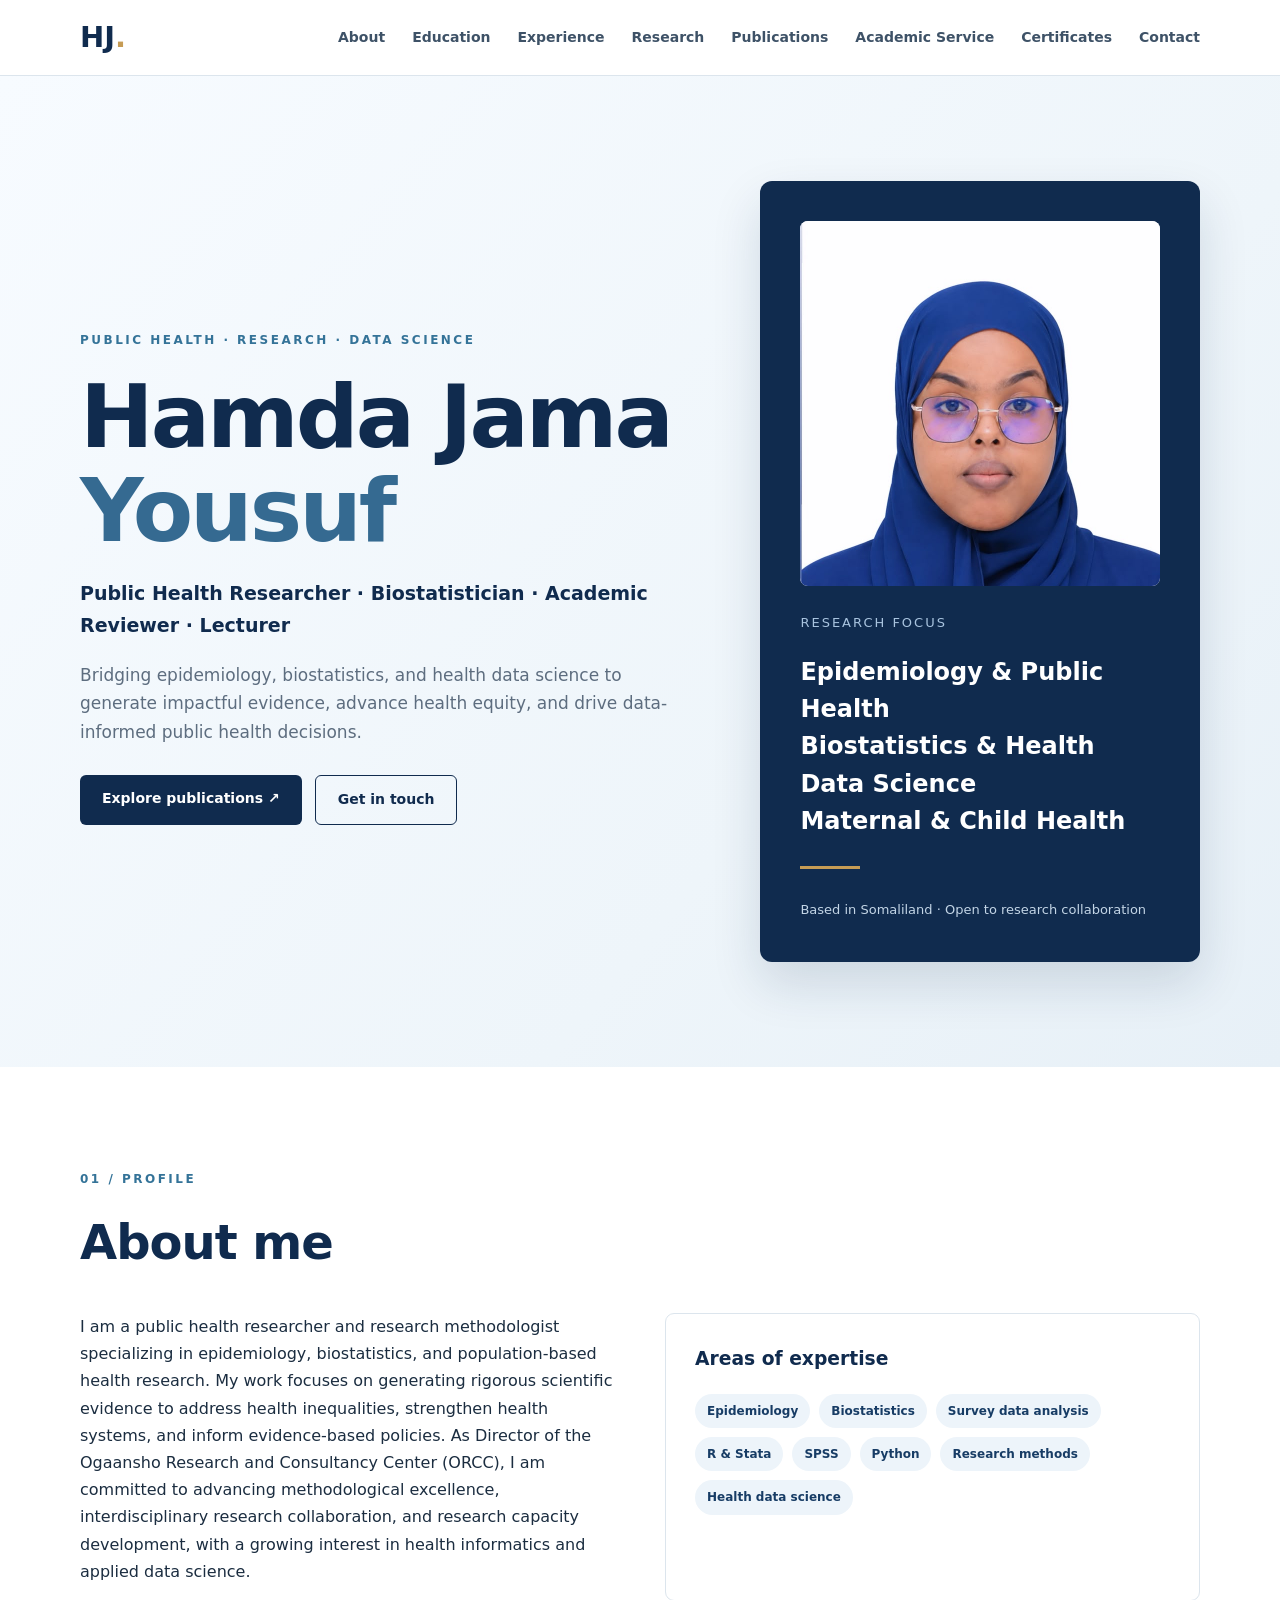
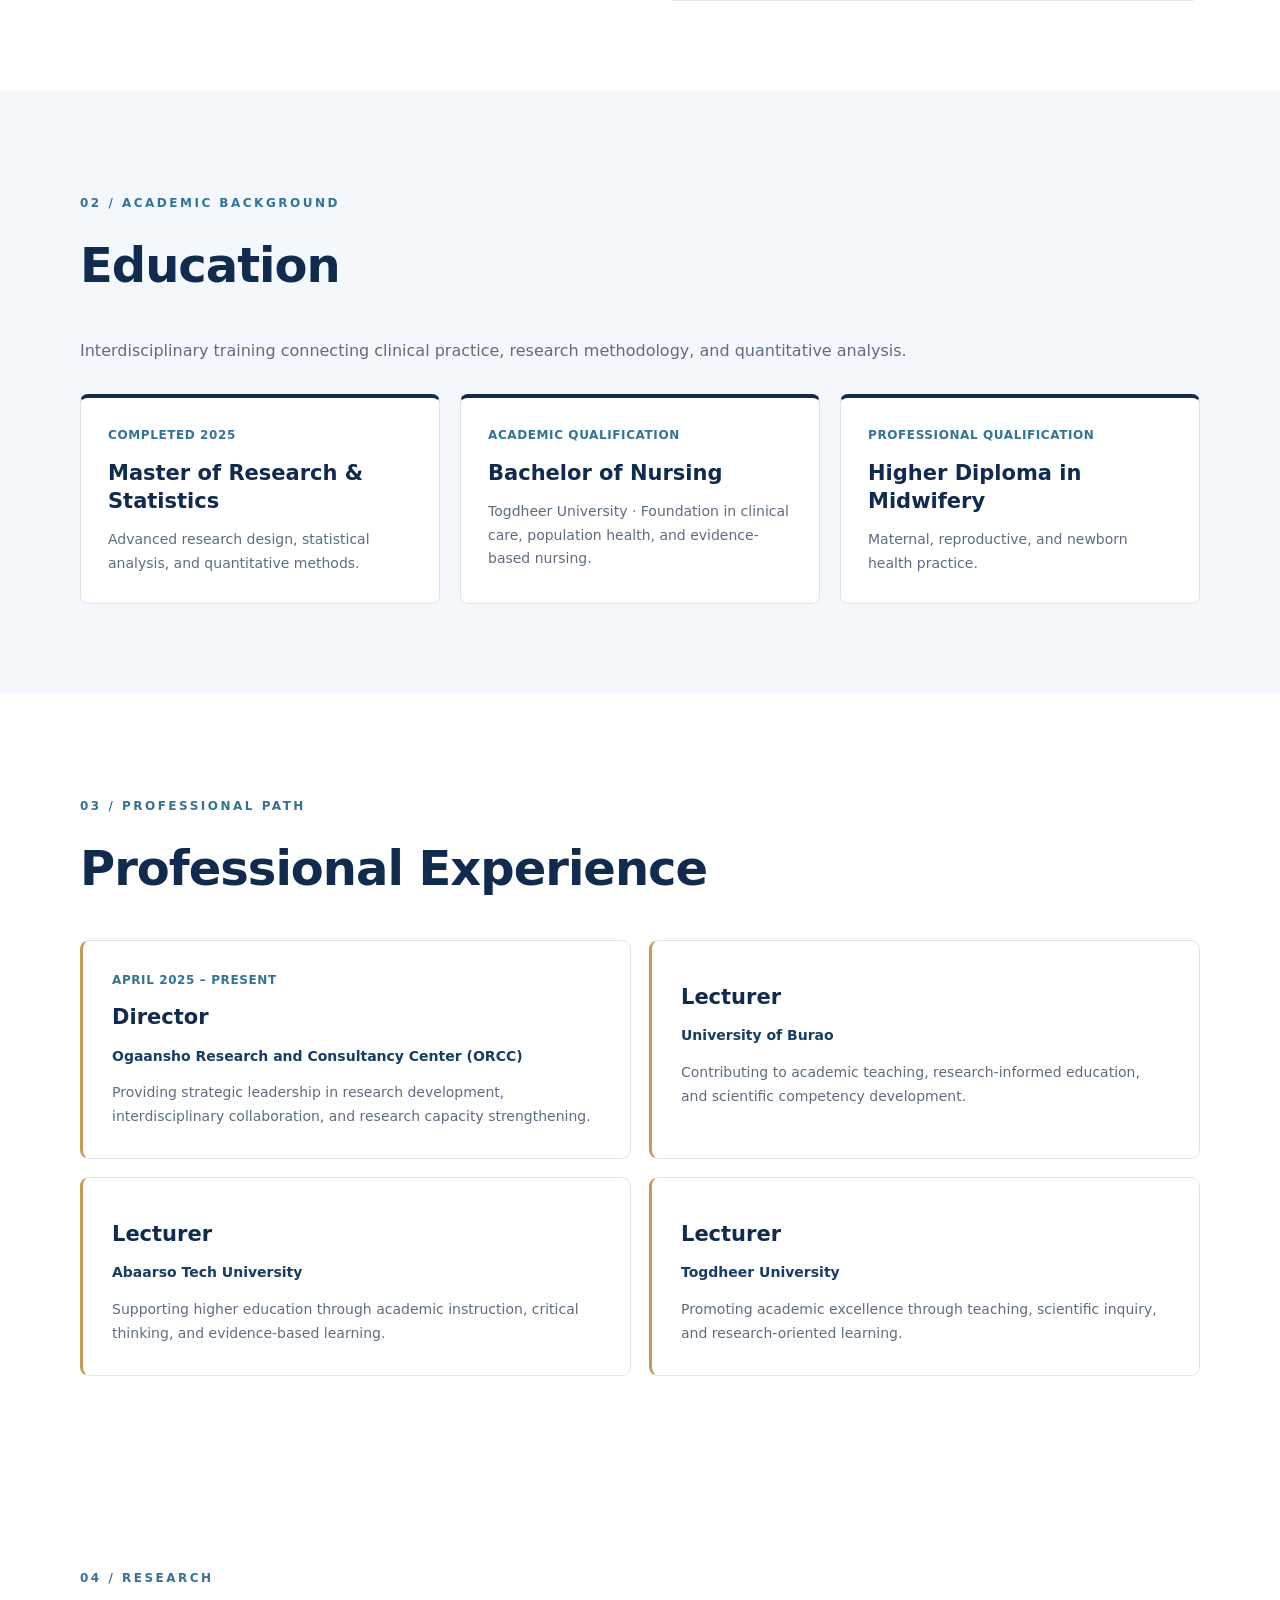
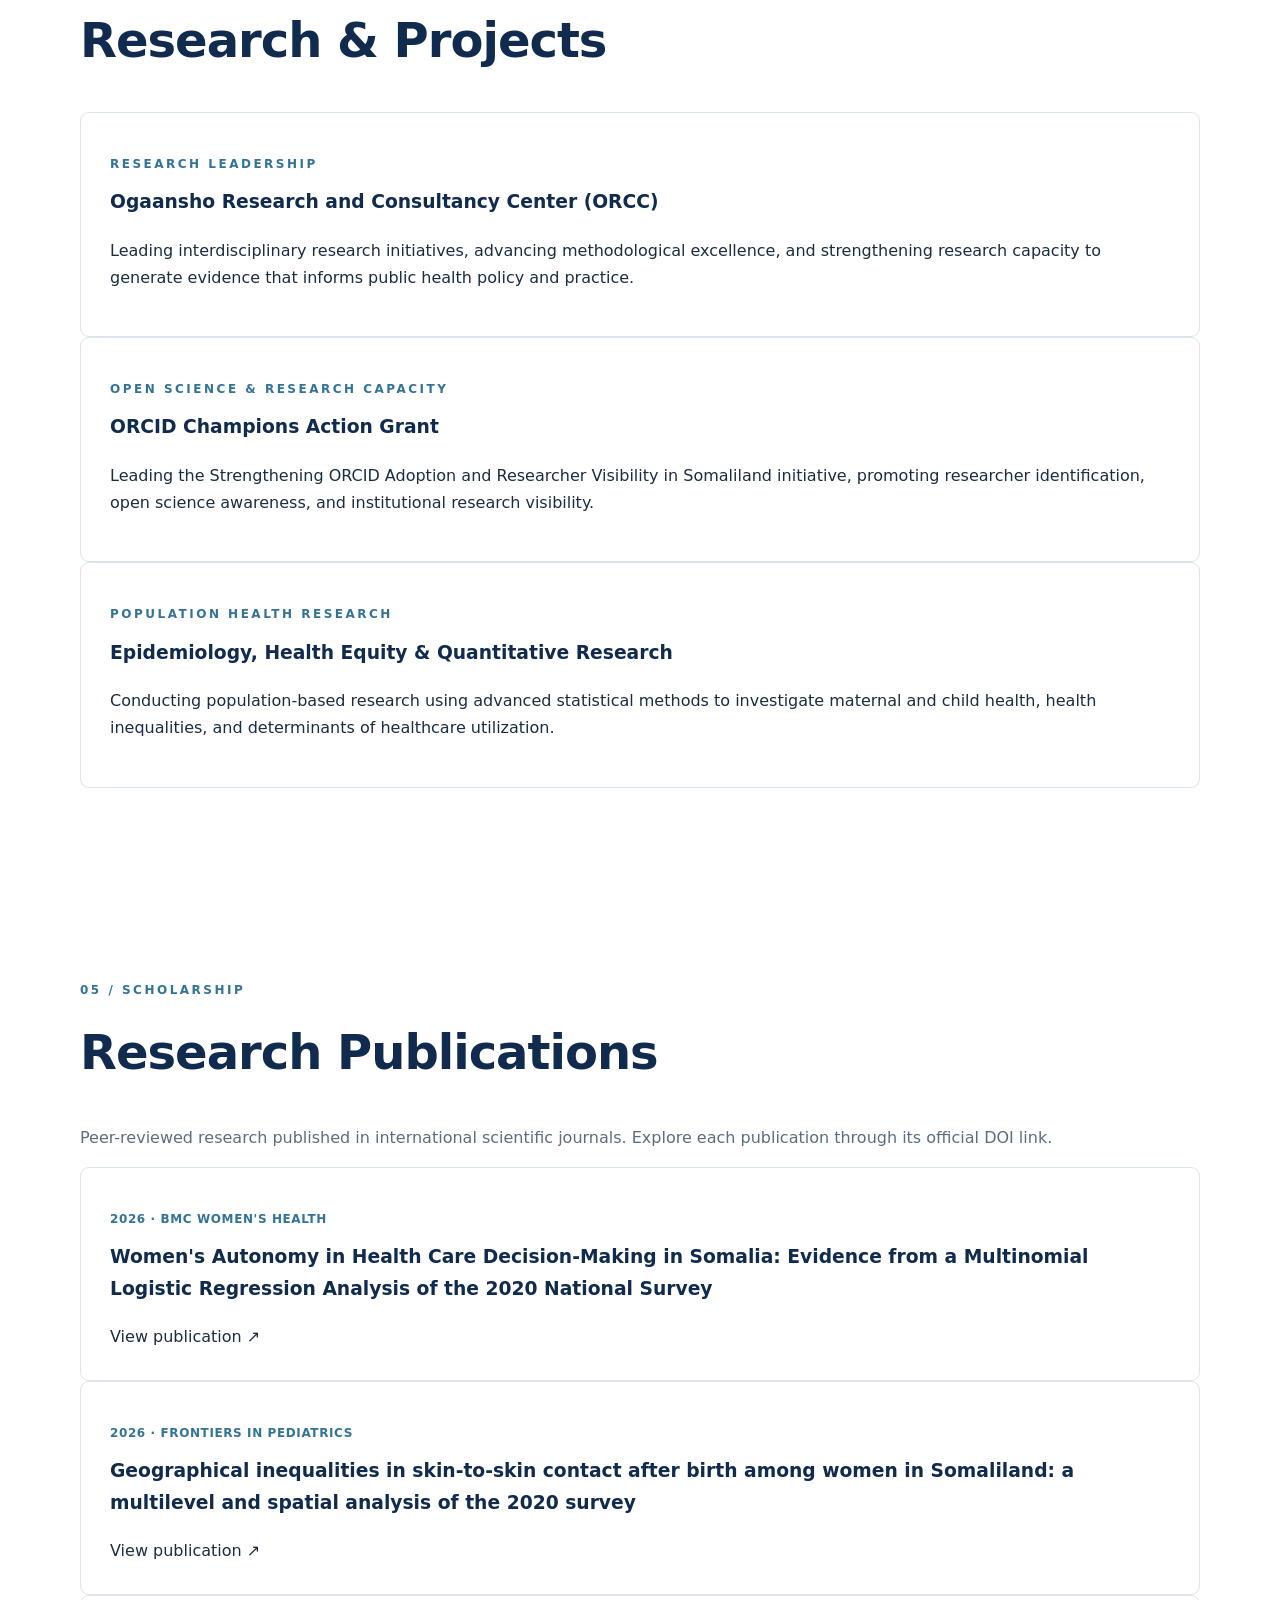
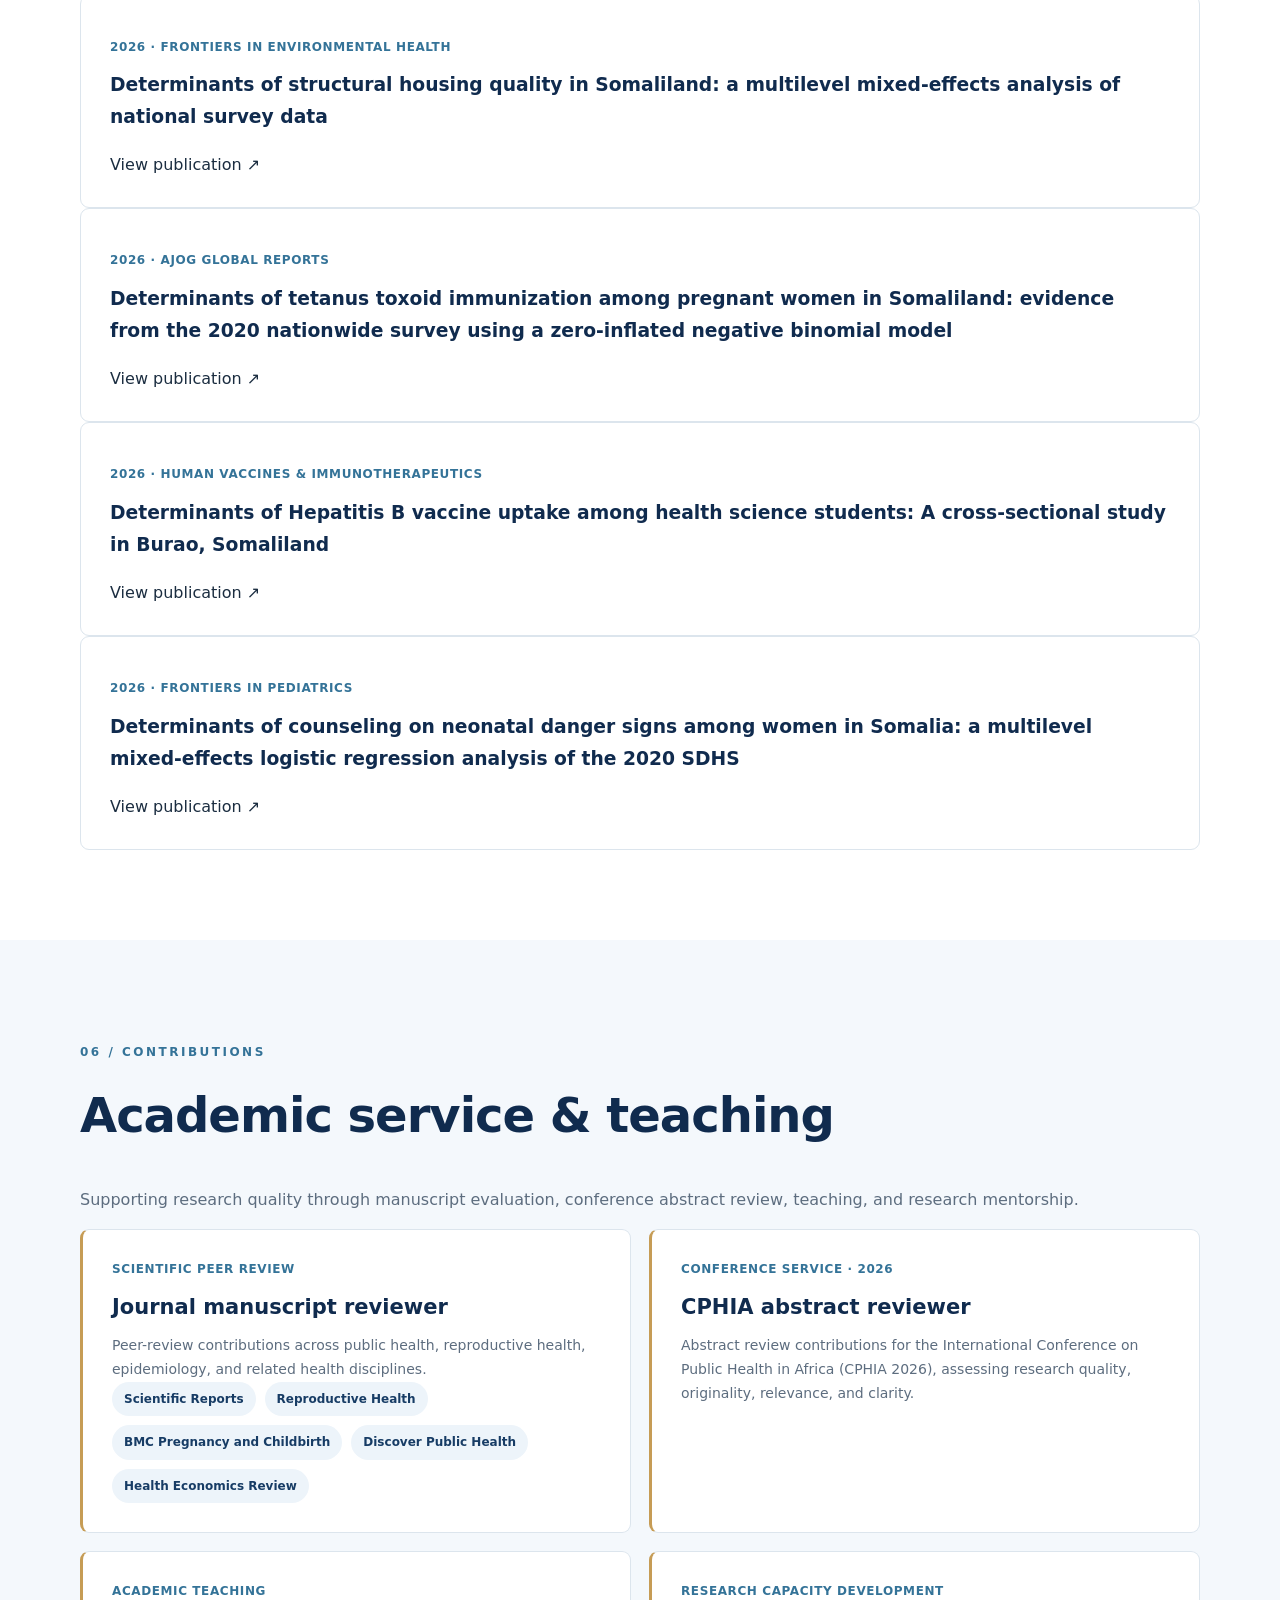
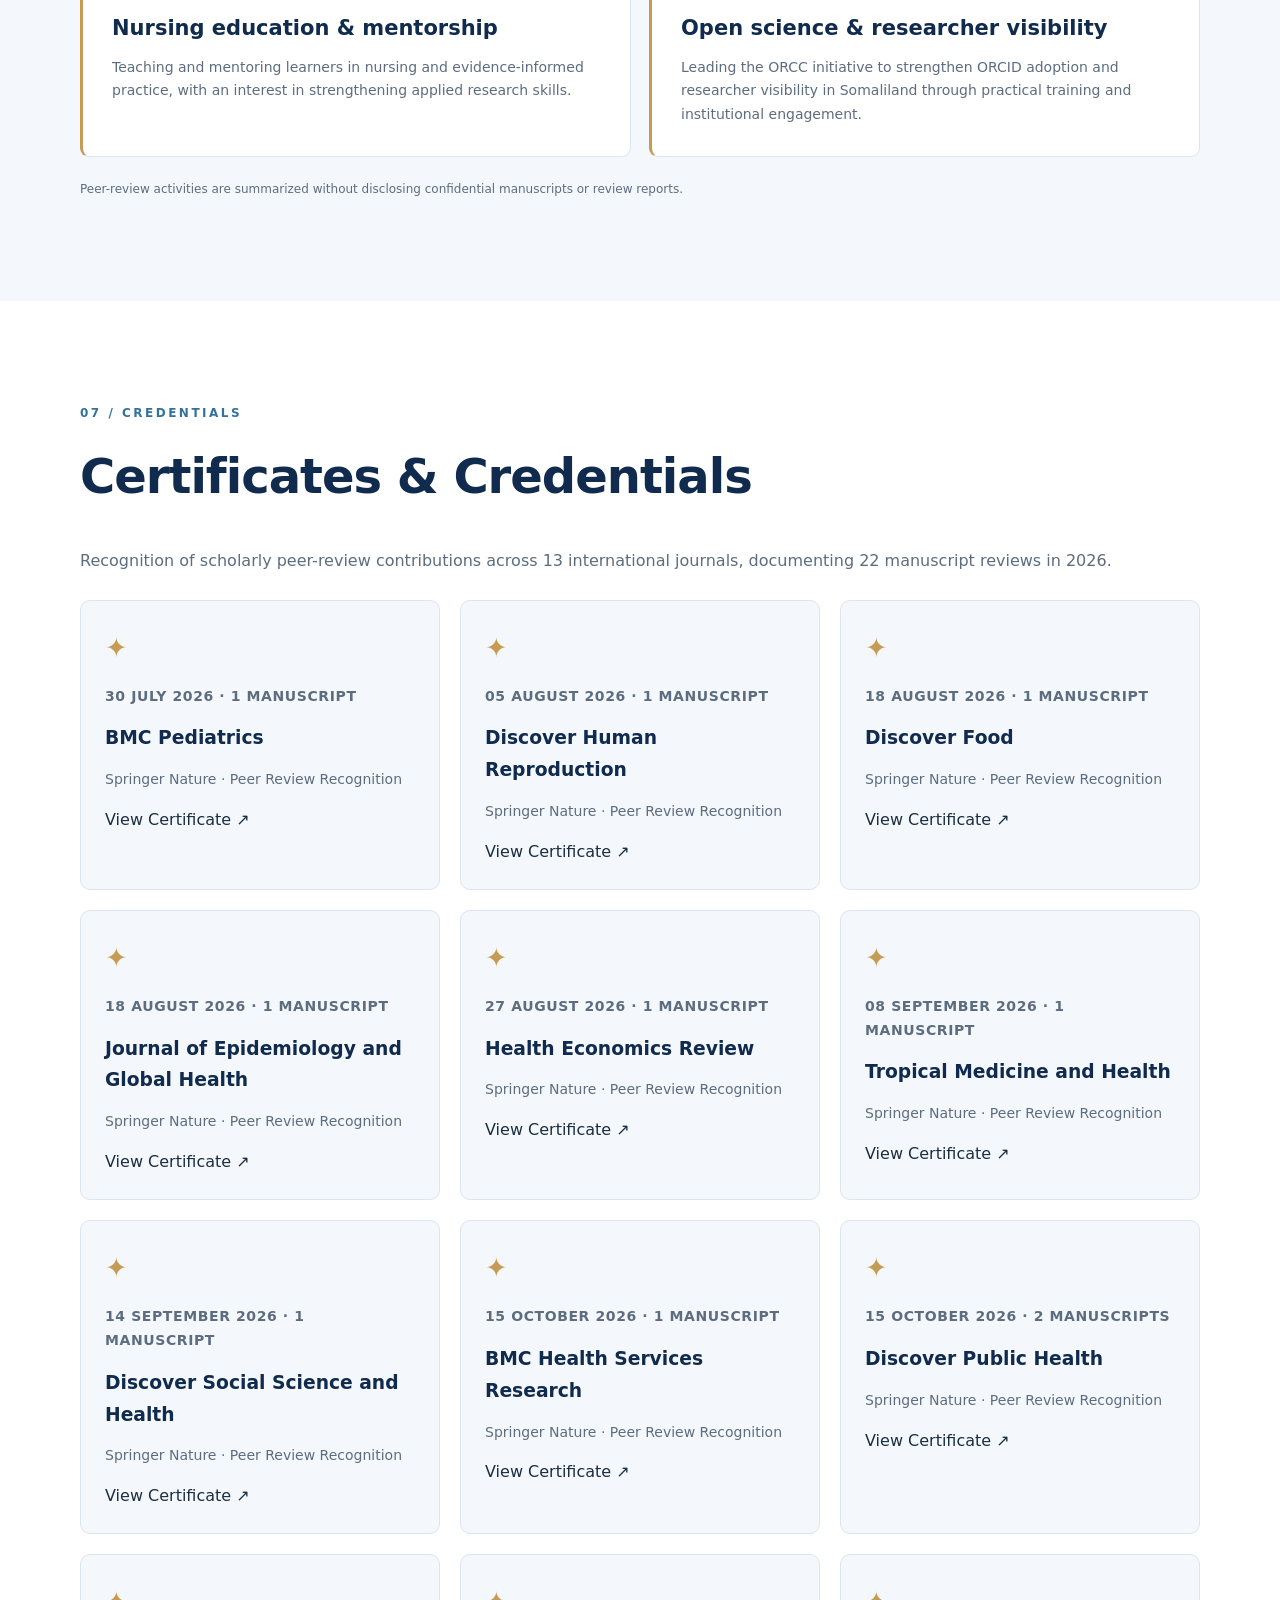
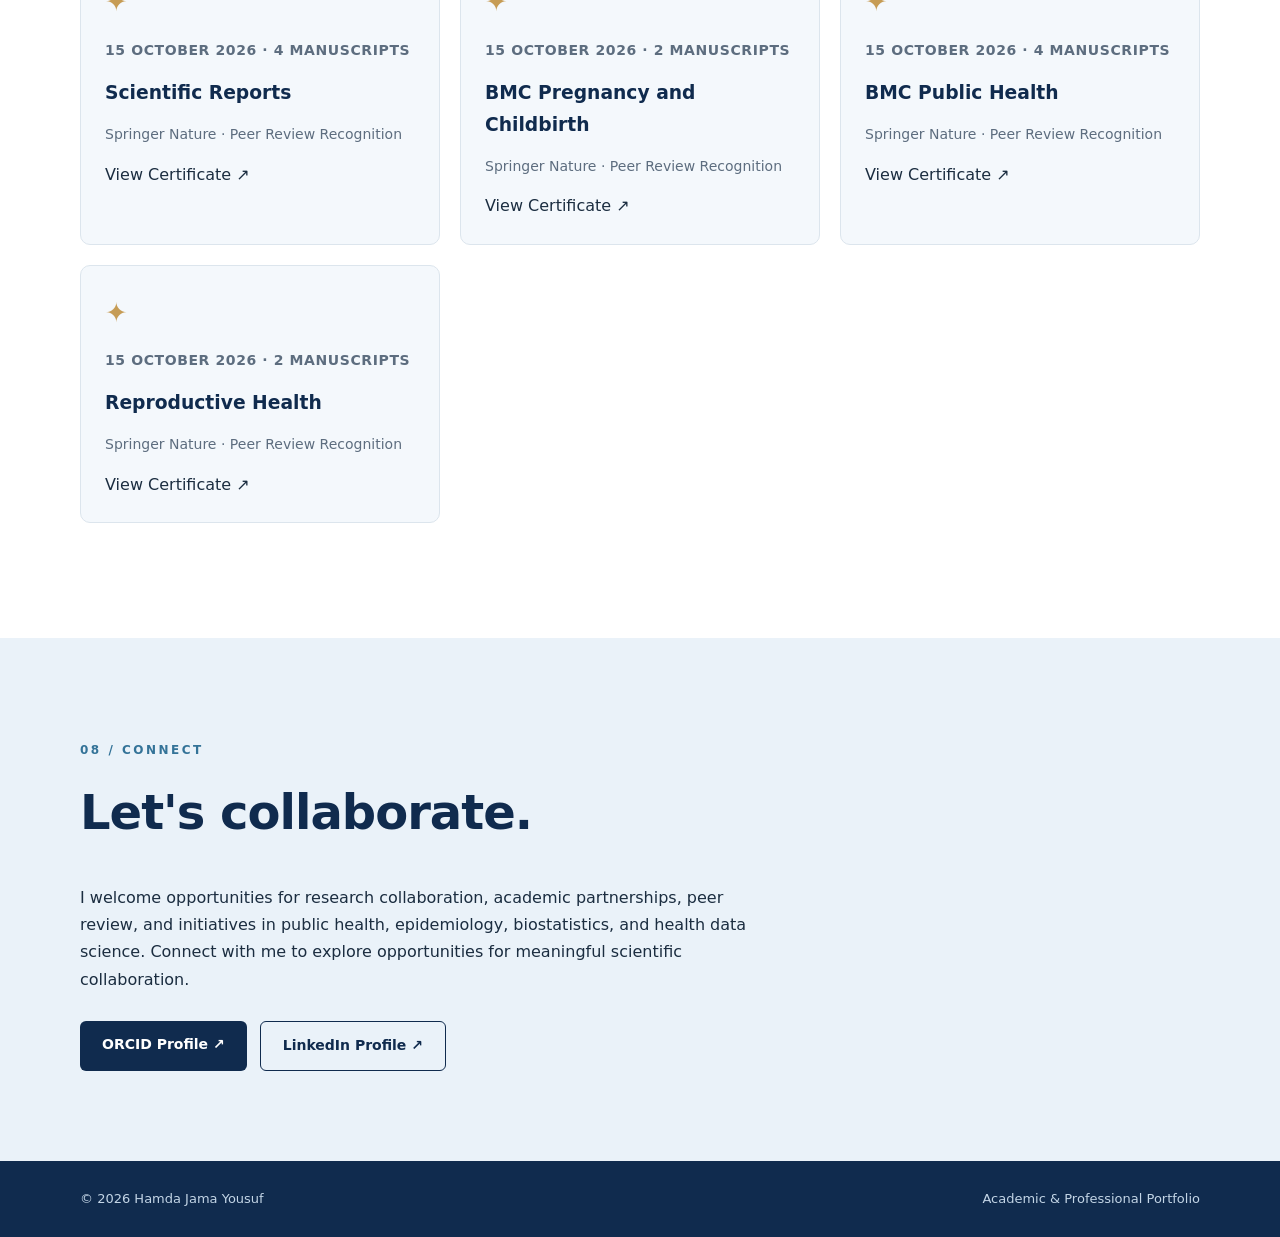
<file: index.html>
<!doctype html>
<html lang="en"><head><meta charset="UTF-8"><meta name="viewport" content="width=device-width, initial-scale=1"><meta name="description" content="Academic portfolio of Hamda Jama Yousuf, public health researcher and research methodologist."><title>Hamda Jama Yousuf | Academic Portfolio</title><link rel="stylesheet" href="style.css"></head>
<body><header class="header"><div class="wrap nav"><a class="brand" href="#home">HJ<span>.</span></a><button class="menu" aria-label="Toggle navigation" aria-expanded="false">☰</button><nav id="nav"><a href="#about">About</a><a href="#education">Education</a><a href="#experience">Experience</a><a href="#research">Research</a><a href="#publications">Publications</a><a href="#service">Academic Service</a><a href="#certificates">Certificates</a><a href="#contact">Contact</a></nav></div></header>
<main><section id="home" class="hero"><div class="wrap hero-grid"><div><p class="eyebrow">PUBLIC HEALTH · RESEARCH · DATA SCIENCE</p><h1>Hamda Jama<br><span>Yousuf</span></h1><p class="subtitle">Public Health Researcher · Biostatistician · Academic Reviewer · Lecturer</p><p class="lead">Bridging epidemiology, biostatistics, and health data science to generate impactful evidence, advance health equity, and drive data-informed public health decisions.</p><div class="actions"><a class="btn primary" href="#publications">Explore publications ↗</a><a class="btn outline" href="#contact">Get in touch</a></div></div><div class="hero-card"><img class="profile-photo" src="profile-photo.jpg" alt="Professional portrait of Hamda Jama Yousuf"><p>Research focus</p><h2>Epidemiology & Public Health<br>Biostatistics & Health Data Science<br>Maternal & Child Health</h2><div class="small-line"></div><span>Based in Somaliland · Open to research collaboration</span></div></div></section>
<section id="about" class="section"><div class="wrap"><p class="eyebrow">01 / PROFILE</p><h2>About me</h2><div class="two"><div><p>I am a public health researcher and research methodologist specializing in epidemiology, biostatistics, and population-based health research. My work focuses on generating rigorous scientific evidence to address health inequalities, strengthen health systems, and inform evidence-based policies. As Director of the Ogaansho Research and Consultancy Center (ORCC), I am committed to advancing methodological excellence, interdisciplinary research collaboration, and research capacity development, with a growing interest in health informatics and applied data science.</p></div><div class="panel"><h3>Areas of expertise</h3><div class="tags"><span>Epidemiology</span><span>Biostatistics</span><span>Survey data analysis</span><span>R & Stata</span><span>SPSS</span><span>Python</span><span>Research methods</span><span>Health data science</span></div></div></div></div></section>
<section id="education" class="section pale"><div class="wrap"><p class="eyebrow">02 / ACADEMIC BACKGROUND</p><h2>Education</h2><p class="section-intro">Interdisciplinary training connecting clinical practice, research methodology, and quantitative analysis.</p><div class="timeline"><article class="timeline-item"><span class="timeline-meta">Completed 2025</span><h3>Master of Research &amp; Statistics</h3><p>Advanced research design, statistical analysis, and quantitative methods.</p></article><article class="timeline-item"><span class="timeline-meta">Academic qualification</span><h3>Bachelor of Nursing</h3><p>Togdheer University · Foundation in clinical care, population health, and evidence-based nursing.</p></article><article class="timeline-item"><span class="timeline-meta">Professional qualification</span><h3>Higher Diploma in Midwifery</h3><p>Maternal, reproductive, and newborn health practice.</p></article></div></div></section>
<section id="experience" class="section"><div class="wrap"><p class="eyebrow">03 / PROFESSIONAL PATH</p><h2>Professional Experience</h2><div class="experience-grid"><article class="panel role"><span class="timeline-meta">April 2025 – Present</span><h3>Director</h3><p class="role-org">Ogaansho Research and Consultancy Center (ORCC)</p><p>Providing strategic leadership in research development, interdisciplinary collaboration, and research capacity strengthening.</p></article><article class="panel role"><h3>Lecturer</h3><p class="role-org">University of Burao</p><p>Contributing to academic teaching, research-informed education, and scientific competency development.</p></article><article class="panel role"><h3>Lecturer</h3><p class="role-org">Abaarso Tech University</p><p>Supporting higher education through academic instruction, critical thinking, and evidence-based learning.</p></article><article class="panel role"><h3>Lecturer</h3><p class="role-org">Togdheer University</p><p>Promoting academic excellence through teaching, scientific inquiry, and research-oriented learning.</p></article></div></div></section>
<section id="research" class="section"><div class="wrap"><p class="eyebrow">04 / RESEARCH</p><h2>Research &amp; Projects</h2><div class="research-grid"><article class="panel"><p class="eyebrow">RESEARCH LEADERSHIP</p><h3>Ogaansho Research and Consultancy Center (ORCC)</h3><p>Leading interdisciplinary research initiatives, advancing methodological excellence, and strengthening research capacity to generate evidence that informs public health policy and practice.</p></article><article class="panel"><p class="eyebrow">OPEN SCIENCE &amp; RESEARCH CAPACITY</p><h3>ORCID Champions Action Grant</h3><p>Leading the Strengthening ORCID Adoption and Researcher Visibility in Somaliland initiative, promoting researcher identification, open science awareness, and institutional research visibility.</p></article><article class="panel"><p class="eyebrow">POPULATION HEALTH RESEARCH</p><h3>Epidemiology, Health Equity &amp; Quantitative Research</h3><p>Conducting population-based research using advanced statistical methods to investigate maternal and child health, health inequalities, and determinants of healthcare utilization.</p></article></div></div></section><section id="publications" class="section"><div class="wrap"><p class="eyebrow">05 / SCHOLARSHIP</p><h2>Research Publications</h2><p class="section-intro">Peer-reviewed research published in international scientific journals. Explore each publication through its official DOI link.</p><div class="publication-list"><article class="panel publication"><p class="timeline-meta">2026 · BMC Women's Health</p><h3>Women's Autonomy in Health Care Decision-Making in Somalia: Evidence from a Multinomial Logistic Regression Analysis of the 2020 National Survey</h3><a href="https://doi.org/10.1186/s12905-026-04619-4" target="_blank" rel="noopener noreferrer">View publication ↗</a></article><article class="panel publication"><p class="timeline-meta">2026 · Frontiers in Pediatrics</p><h3>Geographical inequalities in skin-to-skin contact after birth among women in Somaliland: a multilevel and spatial analysis of the 2020 survey</h3><a href="https://doi.org/10.3389/fped.2026.1859038" target="_blank" rel="noopener noreferrer">View publication ↗</a></article><article class="panel publication"><p class="timeline-meta">2026 · Frontiers in Environmental Health</p><h3>Determinants of structural housing quality in Somaliland: a multilevel mixed-effects analysis of national survey data</h3><a href="https://doi.org/10.3389/fenvh.2026.1895942" target="_blank" rel="noopener noreferrer">View publication ↗</a></article><article class="panel publication"><p class="timeline-meta">2026 · AJOG Global Reports</p><h3>Determinants of tetanus toxoid immunization among pregnant women in Somaliland: evidence from the 2020 nationwide survey using a zero-inflated negative binomial model</h3><a href="https://doi.org/10.1016/j.xagr.2026.100641" target="_blank" rel="noopener noreferrer">View publication ↗</a></article><article class="panel publication"><p class="timeline-meta">2026 · Human Vaccines &amp; Immunotherapeutics</p><h3>Determinants of Hepatitis B vaccine uptake among health science students: A cross-sectional study in Burao, Somaliland</h3><a href="https://doi.org/10.1080/21645515.2026.2679786" target="_blank" rel="noopener noreferrer">View publication ↗</a></article><article class="panel publication"><p class="timeline-meta">2026 · Frontiers in Pediatrics</p><h3>Determinants of counseling on neonatal danger signs among women in Somalia: a multilevel mixed-effects logistic regression analysis of the 2020 SDHS</h3><a href="https://doi.org/10.3389/fped.2026.1844879" target="_blank" rel="noopener noreferrer">View publication ↗</a></article></div></div></section><section id="service" class="section pale"><div class="wrap"><p class="eyebrow">06 / CONTRIBUTIONS</p><h2>Academic service &amp; teaching</h2><p class="section-intro">Supporting research quality through manuscript evaluation, conference abstract review, teaching, and research mentorship.</p><div class="experience-grid"><article class="panel role"><span class="timeline-meta">SCIENTIFIC PEER REVIEW</span><h3>Journal manuscript reviewer</h3><p>Peer-review contributions across public health, reproductive health, epidemiology, and related health disciplines.</p><div class="tags"><span>Scientific Reports</span><span>Reproductive Health</span><span>BMC Pregnancy and Childbirth</span><span>Discover Public Health</span><span>Health Economics Review</span></div></article><article class="panel role"><span class="timeline-meta">CONFERENCE SERVICE · 2026</span><h3>CPHIA abstract reviewer</h3><p>Abstract review contributions for the International Conference on Public Health in Africa (CPHIA 2026), assessing research quality, originality, relevance, and clarity.</p></article><article class="panel role"><span class="timeline-meta">ACADEMIC TEACHING</span><h3>Nursing education &amp; mentorship</h3><p>Teaching and mentoring learners in nursing and evidence-informed practice, with an interest in strengthening applied research skills.</p></article><article class="panel role"><span class="timeline-meta">RESEARCH CAPACITY DEVELOPMENT</span><h3>Open science &amp; researcher visibility</h3><p>Leading the ORCC initiative to strengthen ORCID adoption and researcher visibility in Somaliland through practical training and institutional engagement.</p></article></div><p class="note">Peer-review activities are summarized without disclosing confidential manuscripts or review reports.</p></div></section>
<section id="certificates" class="section"><div class="wrap"><p class="eyebrow">07 / CREDENTIALS</p><h2>Certificates &amp; Credentials</h2><p class="section-intro">Recognition of scholarly peer-review contributions across 13 international journals, documenting 22 manuscript reviews in 2026.</p><div class="certificate-grid" id="certificate-gallery"><article class="certificate-placeholder"><div class="certificate-symbol" aria-hidden="true">✦</div><p class="timeline-meta">30 July 2026 · 1 manuscript</p><h3>BMC Pediatrics</h3><p>Springer Nature · Peer Review Recognition</p><a href="certificates/bmc-pediatrics.pdf" target="_blank" rel="noopener noreferrer">View Certificate ↗</a></article><article class="certificate-placeholder"><div class="certificate-symbol" aria-hidden="true">✦</div><p class="timeline-meta">05 August 2026 · 1 manuscript</p><h3>Discover Human Reproduction</h3><p>Springer Nature · Peer Review Recognition</p><a href="certificates/discover-human-reproduction.pdf" target="_blank" rel="noopener noreferrer">View Certificate ↗</a></article><article class="certificate-placeholder"><div class="certificate-symbol" aria-hidden="true">✦</div><p class="timeline-meta">18 August 2026 · 1 manuscript</p><h3>Discover Food</h3><p>Springer Nature · Peer Review Recognition</p><a href="certificates/discover-food.pdf" target="_blank" rel="noopener noreferrer">View Certificate ↗</a></article><article class="certificate-placeholder"><div class="certificate-symbol" aria-hidden="true">✦</div><p class="timeline-meta">18 August 2026 · 1 manuscript</p><h3>Journal of Epidemiology and Global Health</h3><p>Springer Nature · Peer Review Recognition</p><a href="certificates/journal-epidemiology-global-health.pdf" target="_blank" rel="noopener noreferrer">View Certificate ↗</a></article><article class="certificate-placeholder"><div class="certificate-symbol" aria-hidden="true">✦</div><p class="timeline-meta">27 August 2026 · 1 manuscript</p><h3>Health Economics Review</h3><p>Springer Nature · Peer Review Recognition</p><a href="certificates/health-economics-review.pdf" target="_blank" rel="noopener noreferrer">View Certificate ↗</a></article><article class="certificate-placeholder"><div class="certificate-symbol" aria-hidden="true">✦</div><p class="timeline-meta">08 September 2026 · 1 manuscript</p><h3>Tropical Medicine and Health</h3><p>Springer Nature · Peer Review Recognition</p><a href="certificates/tropical-medicine-health.pdf" target="_blank" rel="noopener noreferrer">View Certificate ↗</a></article><article class="certificate-placeholder"><div class="certificate-symbol" aria-hidden="true">✦</div><p class="timeline-meta">14 September 2026 · 1 manuscript</p><h3>Discover Social Science and Health</h3><p>Springer Nature · Peer Review Recognition</p><a href="certificates/discover-social-science-health.pdf" target="_blank" rel="noopener noreferrer">View Certificate ↗</a></article><article class="certificate-placeholder"><div class="certificate-symbol" aria-hidden="true">✦</div><p class="timeline-meta">15 October 2026 · 1 manuscript</p><h3>BMC Health Services Research</h3><p>Springer Nature · Peer Review Recognition</p><a href="certificates/bmc-health-services-research.pdf" target="_blank" rel="noopener noreferrer">View Certificate ↗</a></article><article class="certificate-placeholder"><div class="certificate-symbol" aria-hidden="true">✦</div><p class="timeline-meta">15 October 2026 · 2 manuscripts</p><h3>Discover Public Health</h3><p>Springer Nature · Peer Review Recognition</p><a href="certificates/discover-public-health.pdf" target="_blank" rel="noopener noreferrer">View Certificate ↗</a></article><article class="certificate-placeholder"><div class="certificate-symbol" aria-hidden="true">✦</div><p class="timeline-meta">15 October 2026 · 4 manuscripts</p><h3>Scientific Reports</h3><p>Springer Nature · Peer Review Recognition</p><a href="certificates/scientific-reports.pdf" target="_blank" rel="noopener noreferrer">View Certificate ↗</a></article><article class="certificate-placeholder"><div class="certificate-symbol" aria-hidden="true">✦</div><p class="timeline-meta">15 October 2026 · 2 manuscripts</p><h3>BMC Pregnancy and Childbirth</h3><p>Springer Nature · Peer Review Recognition</p><a href="certificates/bmc-pregnancy-childbirth.pdf" target="_blank" rel="noopener noreferrer">View Certificate ↗</a></article><article class="certificate-placeholder"><div class="certificate-symbol" aria-hidden="true">✦</div><p class="timeline-meta">15 October 2026 · 4 manuscripts</p><h3>BMC Public Health</h3><p>Springer Nature · Peer Review Recognition</p><a href="certificates/bmc-public-health.pdf" target="_blank" rel="noopener noreferrer">View Certificate ↗</a></article><article class="certificate-placeholder"><div class="certificate-symbol" aria-hidden="true">✦</div><p class="timeline-meta">15 October 2026 · 2 manuscripts</p><h3>Reproductive Health</h3><p>Springer Nature · Peer Review Recognition</p><a href="certificates/reproductive-health.pdf" target="_blank" rel="noopener noreferrer">View Certificate ↗</a></article></div></div></section>
<section id="contact" class="section contact"><div class="wrap"><p class="eyebrow">08 / CONNECT</p><h2>Let's collaborate.</h2><p>I welcome opportunities for research collaboration, academic partnerships, peer review, and initiatives in public health, epidemiology, biostatistics, and health data science. Connect with me to explore opportunities for meaningful scientific collaboration.</p><div class="actions"><a class="btn primary" href="https://orcid.org/0009-0006-1268-4886" target="_blank" rel="noopener noreferrer">ORCID Profile ↗</a><a class="btn outline" href="https://www.linkedin.com/in/hamda-jama-5b60b126a/" target="_blank" rel="noopener noreferrer">LinkedIn Profile ↗</a></div></div></section></main><footer><div class="wrap footer"><span>© <span id="year"></span> Hamda Jama Yousuf</span><span>Academic &amp; Professional Portfolio</span></div></footer><script src="script.js"></script></body></html>
</file>
<file: style.css>
:root{--navy:#102b4e;--navy2:#173c65;--ink:#1b2d40;--muted:#5d6d7f;--line:#dce5ed;--pale:#f4f8fc;--gold:#c69c55}*{box-sizing:border-box}html{scroll-behavior:smooth}body{margin:0;font-family:Inter,ui-sans-serif,system-ui,-apple-system,"Segoe UI",sans-serif;color:var(--ink);line-height:1.7}a{color:inherit;text-decoration:none}.wrap{width:min(1120px,calc(100% - 44px));margin:auto}.header{background:white;position:sticky;top:0;z-index:5;border-bottom:1px solid var(--line)}.nav{height:75px;display:flex;justify-content:space-between;align-items:center}.brand{font-size:29px;font-weight:800;color:var(--navy)}.brand span{color:var(--gold)}nav{display:flex;gap:27px}nav a{font-size:14px;font-weight:600;color:#3e5267}nav a:hover{color:#0d70a8}.menu{display:none;background:none;border:0;font-size:26px}.hero{background:linear-gradient(130deg,#f7fbff 0%,#eef5fa 65%,#e7f0f7 100%);padding:105px 0}.hero-grid{display:grid;grid-template-columns:1.4fr 1fr;gap:65px;align-items:center}.eyebrow{font-size:12px;letter-spacing:2.5px;font-weight:800;color:#347398;text-transform:uppercase}.hero h1{font-size:clamp(55px,7vw,88px);line-height:1.06;letter-spacing:-3px;color:var(--navy);margin:20px 0}.hero h1 span{color:#356a91}.subtitle{font-size:19px;font-weight:700;color:var(--navy)}.lead{max-width:600px;color:var(--muted);font-size:17px}.actions{display:flex;gap:13px;flex-wrap:wrap;margin-top:28px}.btn{padding:12px 22px;border-radius:6px;font-weight:700;font-size:14px;display:inline-block}.primary{background:var(--navy);color:white}.outline{border:1px solid var(--navy);color:var(--navy)}.hero-card{background:var(--navy);color:white;padding:40px;border-radius:12px;box-shadow:0 22px 50px #102b4e24}.monogram{width:92px;height:92px;border:2px solid #8aa7c3;border-radius:50%;display:grid;place-items:center;font-size:34px;font-weight:800;margin-bottom:35px}.hero-card p{color:#a9c4df;font-size:13px;text-transform:uppercase;letter-spacing:2px}.hero-card h2{font-size:24px;line-height:1.55}.small-line{width:60px;height:3px;background:var(--gold);margin:26px 0}.hero-card span{color:#c3d5e6;font-size:13px}.section{padding:90px 0;scroll-margin-top:75px}.section h2{font-size:clamp(34px,4vw,48px);color:var(--navy);margin:8px 0 30px;letter-spacing:-1px}.two{display:grid;grid-template-columns:1fr 1fr;gap:50px}.two p{margin-top:0}.pale{background:var(--pale)}.panel,.card{background:white;border:1px solid var(--line);padding:29px;border-radius:9px}.panel h3,.card h3{color:var(--navy);margin-top:0}.tags{display:flex;flex-wrap:wrap;gap:9px}.tags span{background:#edf4fa;color:var(--navy2);font-size:12px;font-weight:600;padding:7px 12px;border-radius:30px}.cards{display:grid;grid-template-columns:repeat(3,1fr);gap:18px}.card-label{font-size:11px;letter-spacing:1.3px;color:#347398;font-weight:800}.card h3{font-size:20px;line-height:1.4;margin-top:13px}.card p{font-size:14px;color:var(--muted)}.section-intro{color:var(--muted)}.pubs{border-top:1px solid var(--line)}.pubs article{padding:25px 0;border-bottom:1px solid var(--line)}.pubs span{font-size:13px;color:#5e7991}.pubs h3{margin:8px 0;font-size:20px;color:var(--navy)}.pubs a{color:#136b9e;font-weight:700;font-size:14px}.note{font-size:12px;color:var(--muted);margin-top:22px}.contact{background:#eaf2f9}.contact p:not(.eyebrow){max-width:680px}footer{background:var(--navy);color:#c3d5e6;padding:27px 0;font-size:13px}.footer{display:flex;justify-content:space-between;gap:20px}@media(max-width:760px){.menu{display:block}nav{display:none;position:absolute;top:75px;left:0;right:0;background:white;padding:22px;box-shadow:0 10px 20px #0001;flex-direction:column}nav.open{display:flex}.hero{padding:65px 0}.hero-grid,.two{grid-template-columns:1fr;gap:25px}.cards{grid-template-columns:1fr}.hero-card{padding:27px}.section{padding:65px 0}.footer{flex-direction:column}}

.profile-photo{display:block;width:100%;height:365px;object-fit:cover;object-position:center 40%;border-radius:8px;margin-bottom:26px;background:#fff}@media(max-width:760px){.profile-photo{height:340px;object-position:center 36%}}

/* Education and professional experience */
.timeline{display:grid;grid-template-columns:repeat(3,minmax(0,1fr));gap:20px;margin-top:30px}.timeline-item{background:white;border:1px solid var(--line);border-top:4px solid var(--navy);padding:27px;border-radius:8px}.timeline-meta{display:block;color:#347398;font-size:12px;font-weight:800;letter-spacing:.6px;text-transform:uppercase}.timeline-item h3,.role h3{color:var(--navy);font-size:21px;line-height:1.35;margin:13px 0}.timeline-item p,.role p{font-size:14px;color:var(--muted);margin:0}.experience-grid{display:grid;grid-template-columns:repeat(2,minmax(0,1fr));gap:18px}.role-org{color:var(--navy2)!important;font-weight:700;margin:0 0 13px!important}.role{border-left:3px solid var(--gold)}@media(max-width:760px){.timeline,.experience-grid{grid-template-columns:1fr}nav{max-height:calc(100vh - 75px);overflow-y:auto}}@media(min-width:761px) and (max-width:1000px){nav{gap:13px}nav a{font-size:12px}}

/* Certificates and credentials */
.certificate-grid{display:grid;grid-template-columns:repeat(3,minmax(0,1fr));gap:20px;margin:25px 0}.certificate-placeholder,.certificate-item{border:1px solid var(--line);border-radius:10px;padding:24px;background:var(--pale);min-width:0}.certificate-placeholder h3,.certificate-item h3{color:var(--navy);margin:8px 0}.certificate-placeholder p,.certificate-item p{color:var(--muted);font-size:14px}.certificate-placeholder span{font-size:12px;color:#51728e}.certificate-symbol{font-size:27px;color:var(--gold)}.certificate-upload{border:1px dashed #8ea9c0;border-radius:12px;padding:25px;margin-top:30px}.certificate-upload h3{color:var(--navy);margin:0}.certificate-upload p{color:var(--muted);font-size:14px}.certificate-upload input{position:absolute;width:1px;height:1px;opacity:0}.upload-label{cursor:pointer;margin-top:8px}.certificate-upload input:focus-visible+.note,.upload-label:focus-within{outline:3px solid var(--gold)}.certificate-item img{width:100%;height:190px;object-fit:contain;background:white;border-radius:5px}.certificate-item a{color:#136b9e;font-weight:700;overflow-wrap:anywhere}.certificate-item .certificate-file-icon{height:190px;display:grid;place-items:center;background:white;color:var(--navy);font-size:45px;border-radius:5px}@media(max-width:760px){.certificate-grid{grid-template-columns:1fr}}
</file>
